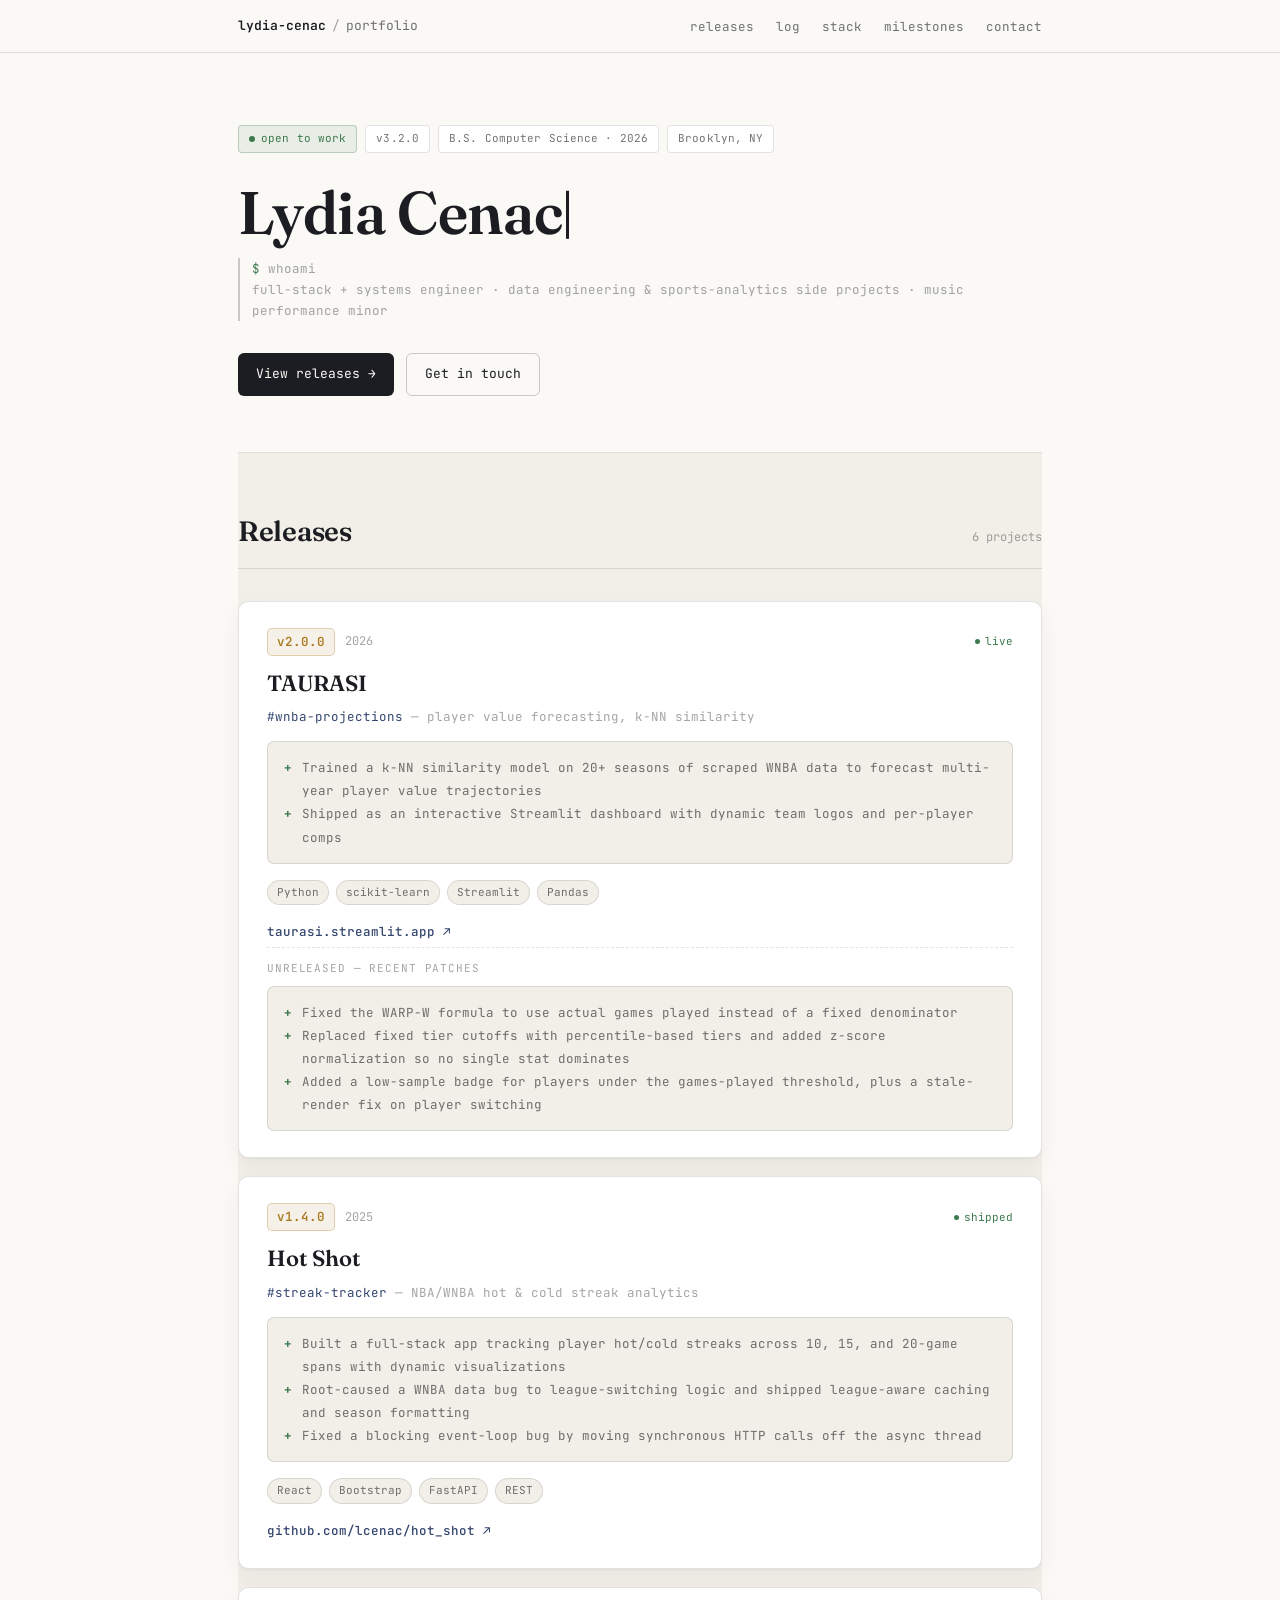
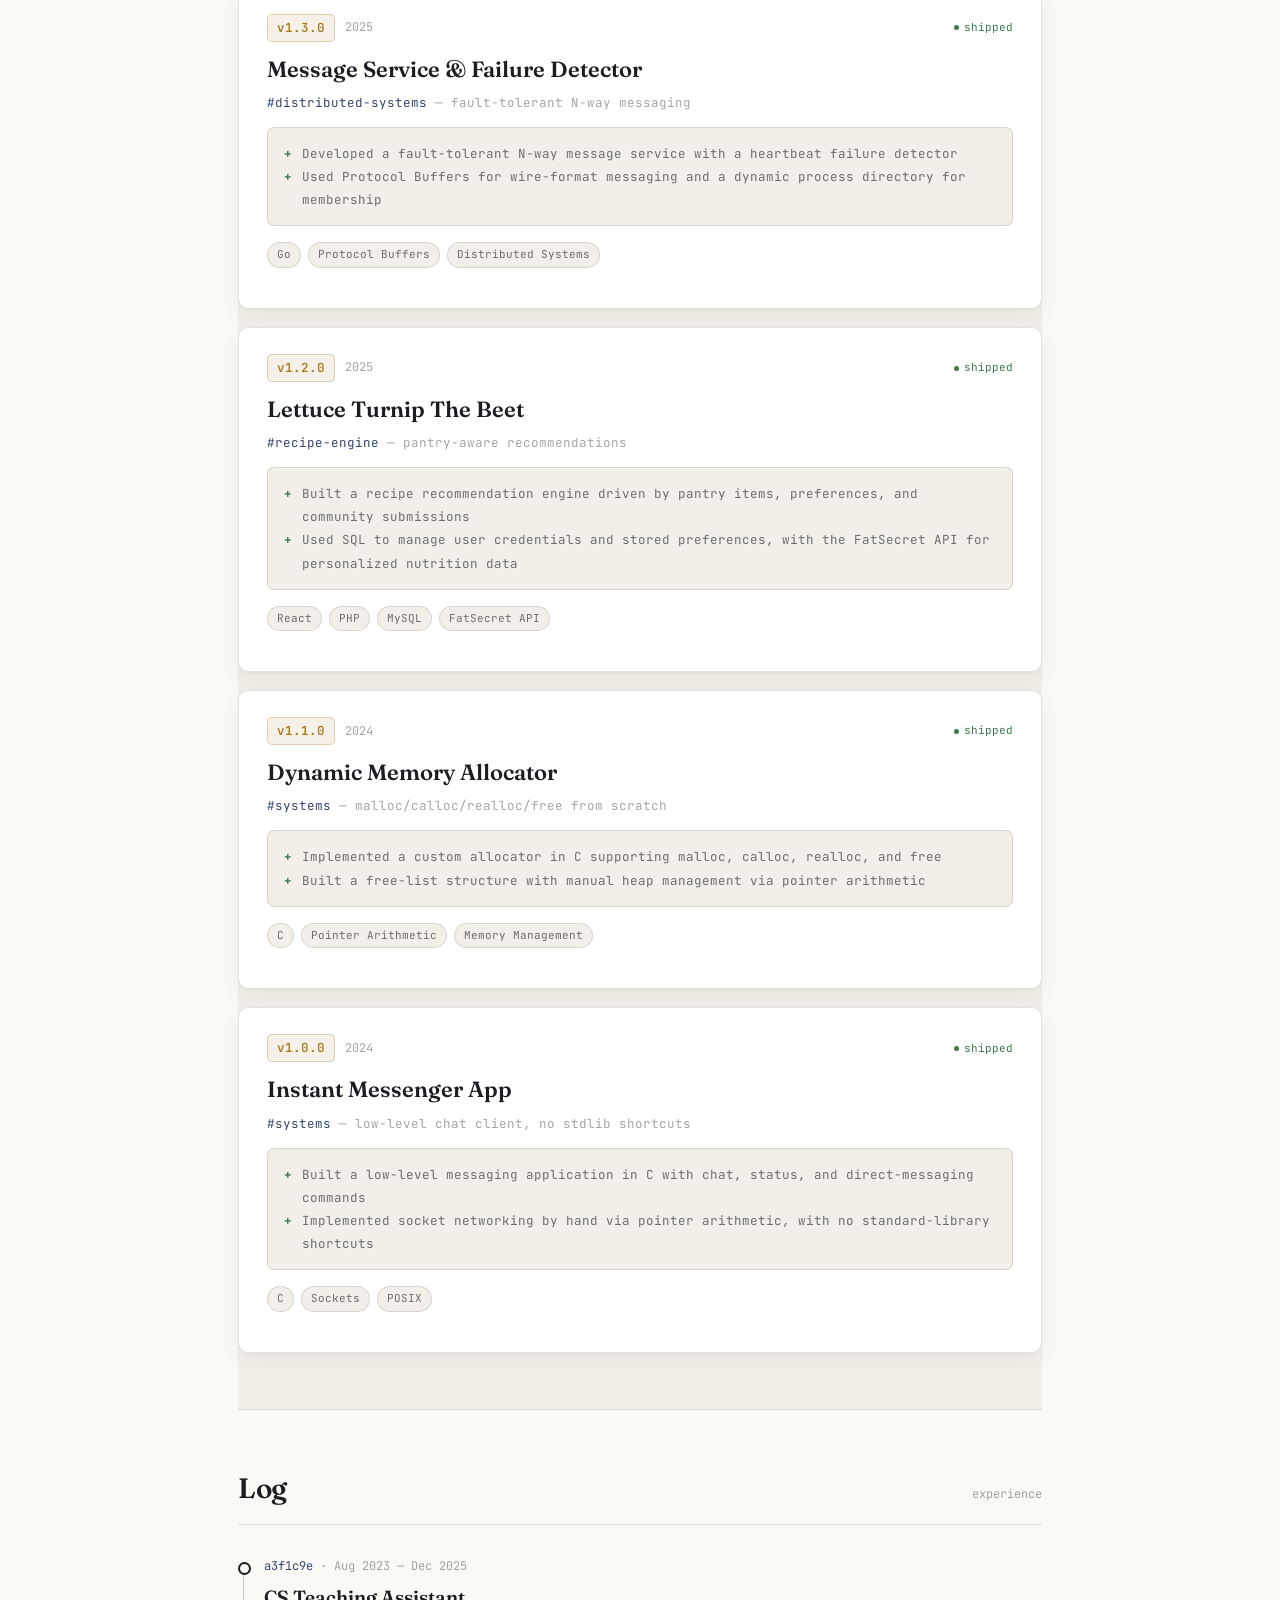
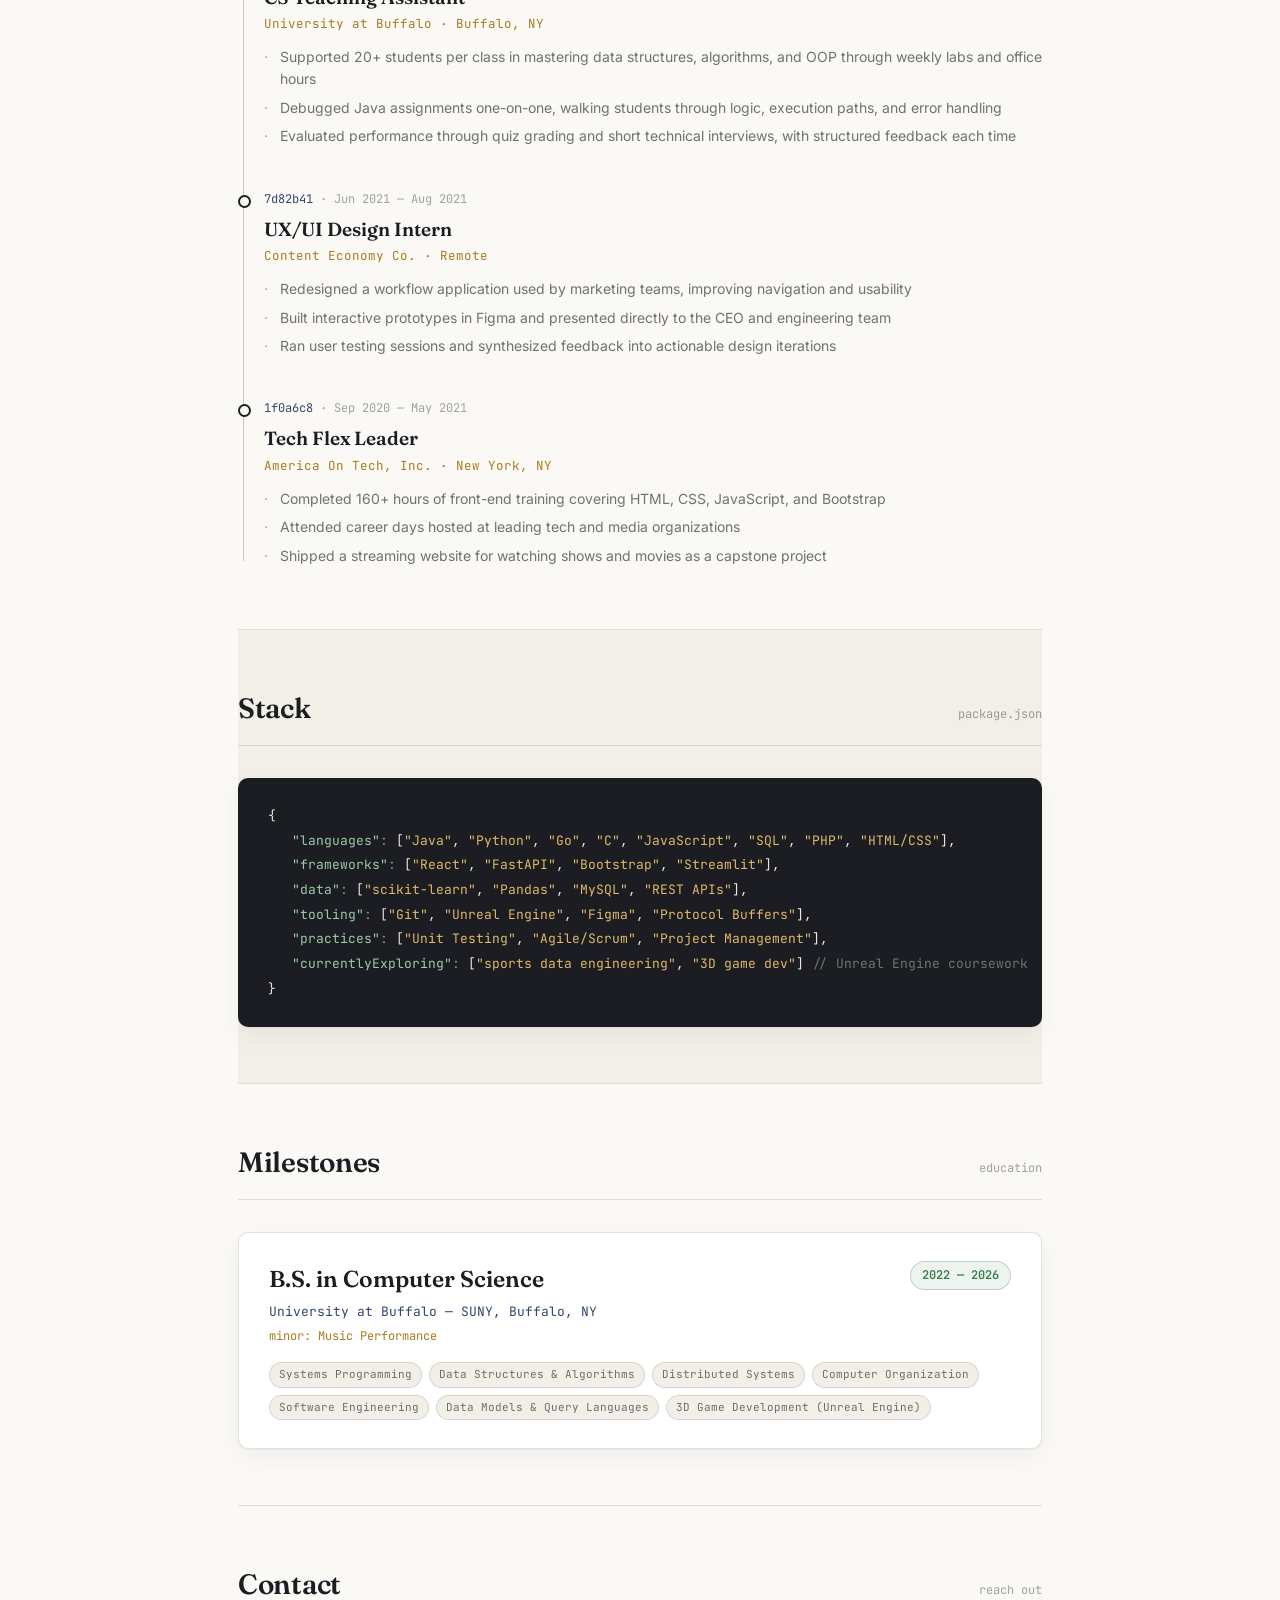
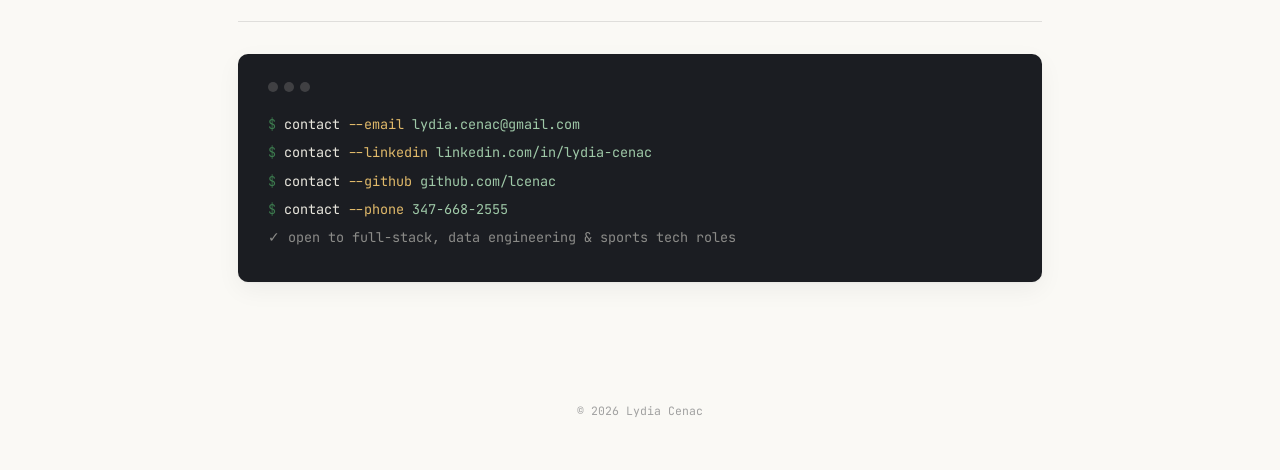
<file: index.html>
<!DOCTYPE html>
<html lang="en">
<head>
<meta charset="UTF-8">
<meta name="viewport" content="width=device-width, initial-scale=1.0">
<title>lydia-cenac — portfolio</title>
<link rel="preconnect" href="https://fonts.googleapis.com">
<link href="https://fonts.googleapis.com/css2?family=Fraunces:opsz,wght@9..144,400;9..144,500;9..144,600;9..144,700&family=Inter:wght@400;500;600&family=JetBrains+Mono:wght@400;500;600&display=swap" rel="stylesheet">
<style>
  :root {
    --bg: #FAF9F5;
    --bg-alt: #F1EFE7;
    --card: #FFFFFF;
    --ink: #1B1D22;
    --ink-soft: rgba(27,29,34,0.62);
    --ink-faint: rgba(27,29,34,0.40);
    --line: rgba(27,29,34,0.12);
    --line-strong: rgba(27,29,34,0.22);
    --green: #3C7A4E;
    --green-bg: rgba(60,122,78,0.09);
    --green-line: rgba(60,122,78,0.28);
    --red: #B14B3F;
    --red-bg: rgba(177,75,63,0.08);
    --gold: #A97A1F;
    --gold-bg: rgba(169,122,31,0.10);
    --link: #33456E;
    --shadow: 0 1px 2px rgba(27,29,34,0.04), 0 8px 24px rgba(27,29,34,0.05);
  }

  * { box-sizing: border-box; margin: 0; padding: 0; }

  html { scroll-behavior: smooth; }

  body {
    background: var(--bg);
    color: var(--ink);
    font-family: 'Inter', sans-serif;
    font-size: 15px;
    line-height: 1.6;
  }

  ::selection { background: var(--green-bg); color: var(--ink); }

  a { color: var(--link); }

  .mono { font-family: 'JetBrains Mono', monospace; }

  .wrap {
    max-width: 860px;
    margin: 0 auto;
    padding: 0 28px;
  }

  /* ---------- top bar ---------- */
  .topbar {
    border-bottom: 1px solid var(--line);
    background: rgba(250,249,245,0.9);
    backdrop-filter: blur(6px);
    position: sticky;
    top: 0;
    z-index: 50;
  }
  .topbar-inner {
    max-width: 860px;
    margin: 0 auto;
    padding: 14px 28px;
    display: flex;
    align-items: center;
    justify-content: space-between;
  }
  .repo-path {
    font-family: 'JetBrains Mono', monospace;
    font-size: 13px;
    color: var(--ink-soft);
    display: flex;
    align-items: center;
    gap: 6px;
  }
  .repo-path b { color: var(--ink); font-weight: 600; }
  .repo-path .sep { color: var(--ink-faint); }
  .topnav {
    display: flex;
    gap: 22px;
    list-style: none;
  }
  .topnav a {
    font-family: 'JetBrains Mono', monospace;
    font-size: 12.5px;
    text-decoration: none;
    color: var(--ink-soft);
    transition: color .15s;
  }
  .topnav a:hover { color: var(--ink); }

  /* ---------- hero ---------- */
  #hero { padding: 72px 0 56px; }
  .badge-row {
    display: flex;
    flex-wrap: wrap;
    gap: 8px;
    margin-bottom: 28px;
  }
  .badge {
    font-family: 'JetBrains Mono', monospace;
    font-size: 11px;
    letter-spacing: 0.01em;
    padding: 4px 10px;
    border-radius: 4px;
    border: 1px solid var(--line);
    color: var(--ink-soft);
    display: inline-flex;
    align-items: center;
    gap: 6px;
    background: var(--card);
  }
  .badge.green { color: var(--green); border-color: var(--green-line); background: var(--green-bg); }
  .badge .dot { width: 6px; height: 6px; border-radius: 50%; background: var(--green); }

  .hero-title {
    font-family: 'Fraunces', serif;
    font-optical-sizing: auto;
    font-weight: 600;
    font-size: clamp(40px, 6.2vw, 60px);
    letter-spacing: -0.01em;
    line-height: 1.05;
    margin-bottom: 14px;
  }
  .hero-title .cursor-blink {
    display: inline-block;
    width: 3px;
    background: var(--ink);
    margin-left: 4px;
    animation: blink 1.1s step-end infinite;
    height: 0.8em;
    transform: translateY(0.08em);
  }
  @keyframes blink { 50% { opacity: 0; } }

  .hero-tagline {
    font-size: 17px;
    color: var(--ink-soft);
    max-width: 560px;
    margin-bottom: 26px;
  }
  .hero-tagline em { font-style: normal; color: var(--ink); border-bottom: 1.5px solid var(--gold); }

  .hero-note {
    font-family: 'JetBrains Mono', monospace;
    font-size: 12.5px;
    color: var(--ink-faint);
    border-left: 2px solid var(--line-strong);
    padding-left: 12px;
    margin-bottom: 32px;
    line-height: 1.7;
  }
  .hero-note .c { color: var(--green); }

  .hero-cta { display: flex; gap: 12px; flex-wrap: wrap; }
  .btn {
    font-family: 'JetBrains Mono', monospace;
    font-size: 13px;
    text-decoration: none;
    padding: 10px 18px;
    border-radius: 6px;
    display: inline-flex;
    align-items: center;
    gap: 8px;
    transition: transform .12s, box-shadow .12s;
  }
  .btn:hover { transform: translateY(-1px); }
  .btn-solid { background: var(--ink); color: var(--bg); }
  .btn-solid:hover { box-shadow: 0 6px 16px rgba(27,29,34,0.18); }
  .btn-outline { border: 1px solid var(--line-strong); color: var(--ink); }
  .btn-outline:hover { border-color: var(--ink); }

  /* ---------- section shared ---------- */
  section { padding: 56px 0; }
  .section-head {
    display: flex;
    align-items: baseline;
    justify-content: space-between;
    margin-bottom: 32px;
    border-bottom: 1px solid var(--line);
    padding-bottom: 14px;
  }
  .section-tag {
    font-family: 'JetBrains Mono', monospace;
    font-size: 12px;
    color: var(--ink-faint);
  }
  .section-title {
    font-family: 'Fraunces', serif;
    font-weight: 600;
    font-size: 28px;
    letter-spacing: -0.01em;
  }
  .divider { height: 1px; background: var(--line); }

  /* ---------- releases (projects) ---------- */
  #releases { background: var(--bg-alt); }
  .release {
    background: var(--card);
    border: 1px solid var(--line);
    border-radius: 10px;
    padding: 26px 28px;
    margin-bottom: 18px;
    box-shadow: var(--shadow);
  }
  .release:last-child { margin-bottom: 0; }
  .release-top {
    display: flex;
    align-items: center;
    justify-content: space-between;
    gap: 12px;
    flex-wrap: wrap;
    margin-bottom: 10px;
  }
  .release-tag-group { display: flex; align-items: center; gap: 10px; flex-wrap: wrap; }
  .version-tag {
    font-family: 'JetBrains Mono', monospace;
    font-size: 12.5px;
    font-weight: 600;
    color: var(--gold);
    background: var(--gold-bg);
    border: 1px solid rgba(169,122,31,0.3);
    padding: 3px 9px;
    border-radius: 5px;
  }
  .release-date {
    font-family: 'JetBrains Mono', monospace;
    font-size: 12px;
    color: var(--ink-faint);
  }
  .release-status {
    font-family: 'JetBrains Mono', monospace;
    font-size: 11px;
    color: var(--green);
    display: inline-flex;
    align-items: center;
    gap: 5px;
  }
  .release-status .dot { width: 5px; height: 5px; border-radius: 50%; background: var(--green); }

  .release-title {
    font-family: 'Fraunces', serif;
    font-weight: 600;
    font-size: 22px;
    margin-bottom: 6px;
  }
  .release-commit {
    font-family: 'JetBrains Mono', monospace;
    font-size: 12.5px;
    color: var(--ink-faint);
    margin-bottom: 14px;
  }
  .release-commit .hash { color: var(--link); }

  .diff {
    background: var(--bg-alt);
    border: 1px solid var(--line);
    border-radius: 7px;
    padding: 14px 16px;
    margin-bottom: 16px;
  }
  .diff-line {
    font-family: 'JetBrains Mono', monospace;
    font-size: 12.5px;
    line-height: 1.85;
    color: var(--ink-soft);
    display: flex;
    gap: 10px;
  }
  .diff-line .plus { color: var(--green); font-weight: 600; flex-shrink: 0; }

  .release-stack { display: flex; flex-wrap: wrap; gap: 7px; margin-bottom: 14px; }
  .pill {
    font-family: 'JetBrains Mono', monospace;
    font-size: 11px;
    color: var(--ink-soft);
    border: 1px solid var(--line);
    padding: 3px 9px;
    border-radius: 20px;
    background: var(--bg-alt);
  }
  .release-link {
    font-family: 'JetBrains Mono', monospace;
    font-size: 12.5px;
    font-weight: 500;
    text-decoration: none;
    color: var(--link);
    display: inline-flex;
    align-items: center;
    gap: 6px;
  }
  .release-link:hover { text-decoration: underline; }

  /* nested changelog (TAURASI) */
  .sub-log {
    margin-top: 4px;
    border-top: 1px dashed var(--line);
    padding-top: 12px;
  }
  .sub-log-label {
    font-family: 'JetBrains Mono', monospace;
    font-size: 11px;
    color: var(--ink-faint);
    margin-bottom: 8px;
    text-transform: uppercase;
    letter-spacing: 0.08em;
  }

  /* ---------- changelog (experience) ---------- */
  .log {
    position: relative;
    padding-left: 26px;
  }
  .log::before {
    content: '';
    position: absolute;
    left: 5px; top: 6px; bottom: 6px;
    width: 1px;
    background: var(--line-strong);
  }
  .log-entry { position: relative; padding-bottom: 36px; }
  .log-entry:last-child { padding-bottom: 0; }
  .log-entry::before {
    content: '';
    position: absolute;
    left: -26px; top: 5px;
    width: 9px; height: 9px;
    border-radius: 50%;
    background: var(--bg);
    border: 2px solid var(--ink);
  }
  .log-meta {
    font-family: 'JetBrains Mono', monospace;
    font-size: 12px;
    color: var(--ink-faint);
    margin-bottom: 5px;
  }
  .log-meta .hash { color: var(--link); }
  .log-role {
    font-family: 'Fraunces', serif;
    font-weight: 600;
    font-size: 19px;
    margin-bottom: 2px;
  }
  .log-org {
    font-family: 'JetBrains Mono', monospace;
    font-size: 12.5px;
    color: var(--gold);
    margin-bottom: 12px;
  }
  .log-notes { list-style: none; }
  .log-notes li {
    font-size: 14px;
    color: var(--ink-soft);
    margin-bottom: 6px;
    padding-left: 16px;
    position: relative;
  }
  .log-notes li::before {
    content: '·';
    position: absolute;
    left: 0;
    color: var(--ink-faint);
  }

  /* ---------- package.json (skills) ---------- */
  #stack { background: var(--bg-alt); }
  .json-card {
    background: var(--ink);
    color: #E8E6DD;
    border-radius: 10px;
    padding: 26px 30px;
    font-family: 'JetBrains Mono', monospace;
    font-size: 13px;
    line-height: 1.9;
    box-shadow: var(--shadow);
    overflow-x: auto;
  }
  .json-card .k { color: #9FC9A8; }
  .json-card .s { color: #E0B96A; }
  .json-card .c { color: rgba(232,230,221,0.42); }
  .json-card .punct { color: rgba(232,230,221,0.55); }
  .json-line { white-space: pre; }
  .json-indent { padding-left: 24px; }
  .json-indent2 { padding-left: 48px; }

  /* ---------- milestones (education) ---------- */
  .milestone {
    background: var(--card);
    border: 1px solid var(--line);
    border-radius: 10px;
    padding: 28px 30px;
    box-shadow: var(--shadow);
  }
  .milestone-top {
    display: flex;
    justify-content: space-between;
    align-items: flex-start;
    gap: 20px;
    margin-bottom: 16px;
    flex-wrap: wrap;
  }
  .milestone-deg {
    font-family: 'Fraunces', serif;
    font-weight: 600;
    font-size: 23px;
    margin-bottom: 4px;
  }
  .milestone-school {
    font-family: 'JetBrains Mono', monospace;
    font-size: 13px;
    color: var(--link);
  }
  .milestone-minor {
    font-family: 'JetBrains Mono', monospace;
    font-size: 12px;
    color: var(--gold);
    margin-top: 4px;
  }
  .milestone-tag {
    font-family: 'JetBrains Mono', monospace;
    font-size: 12px;
    font-weight: 600;
    color: var(--green);
    background: var(--green-bg);
    border: 1px solid var(--green-line);
    padding: 4px 11px;
    border-radius: 20px;
    white-space: nowrap;
  }
  .milestone-courses { display: flex; flex-wrap: wrap; gap: 7px; }

  /* ---------- contact ---------- */
  #contact { padding-bottom: 90px; }
  .terminal {
    background: var(--ink);
    border-radius: 10px;
    padding: 28px 30px 30px;
    box-shadow: var(--shadow);
  }
  .terminal-bar { display: flex; gap: 6px; margin-bottom: 18px; }
  .terminal-dot { width: 10px; height: 10px; border-radius: 50%; background: rgba(232,230,221,0.18); }
  .terminal-line {
    font-family: 'JetBrains Mono', monospace;
    font-size: 13.5px;
    color: #E8E6DD;
    line-height: 2.1;
  }
  .terminal-line .prompt { color: var(--green); margin-right: 8px; }
  .terminal-line .flag { color: #E0B96A; }
  .terminal-line a { color: #9FC9A8; text-decoration: none; }
  .terminal-line a:hover { text-decoration: underline; }
  .terminal-out { color: rgba(232,230,221,0.55); }

  footer {
    padding: 30px 0 50px;
    text-align: center;
  }
  footer p {
    font-family: 'JetBrains Mono', monospace;
    font-size: 11.5px;
    color: var(--ink-faint);
  }

  /* scroll reveal */
  .reveal { opacity: 0; transform: translateY(14px); transition: opacity .6s ease, transform .6s ease; }
  .reveal.in { opacity: 1; transform: translateY(0); }

  @media (max-width: 640px) {
    .topnav { display: none; }
    section { padding: 40px 0; }
    .release, .milestone, .json-card, .terminal { padding: 20px; }
  }

  @media (prefers-reduced-motion: reduce) {
    * { animation: none !important; transition: none !important; }
  }
</style>
</head>
<body>

<div class="topbar">
  <div class="topbar-inner">
    <div class="repo-path"><b>lydia-cenac</b><span class="sep">/</span>portfolio</div>
    <ul class="topnav">
      <li><a href="#releases">releases</a></li>
      <li><a href="#log">log</a></li>
      <li><a href="#stack">stack</a></li>
      <li><a href="#milestones">milestones</a></li>
      <li><a href="#contact">contact</a></li>
    </ul>
  </div>
</div>

<div class="wrap">

  <!-- HERO -->
  <section id="hero">
    <div class="badge-row">
      <span class="badge green"><span class="dot"></span>open to work</span>
      <span class="badge">v3.2.0</span>
      <span class="badge">B.S. Computer Science · 2026</span>
      <span class="badge">Brooklyn, NY</span>
    </div>
    <h1 class="hero-title">Lydia Cenac<span class="cursor-blink"></span></h1>
  
    <div class="hero-note">
      <span class="c">$</span> whoami<br>
      full-stack + systems engineer · data engineering &amp; sports-analytics side projects · music performance minor
    </div>
    <div class="hero-cta">
      <a href="#releases" class="btn btn-solid">View releases →</a>
      <a href="mailto:lydia.cenac@gmail.com" class="btn btn-outline">Get in touch</a>
    </div>
  </section>

  <div class="divider"></div>

  <!-- RELEASES / PROJECTS -->
  <section id="releases">
    <div class="section-head">
      <h2 class="section-title">Releases</h2>
      <span class="section-tag">6 projects</span>
    </div>

    <!-- TAURASI -->
    <div class="release reveal">
      <div class="release-top">
        <div class="release-tag-group">
          <span class="version-tag">v2.0.0</span>
          <span class="release-date mono">2026</span>
        </div>
        <span class="release-status"><span class="dot"></span>live</span>
      </div>
      <div class="release-title">TAURASI</div>
      <div class="release-commit mono"><span class="hash">#wnba-projections</span> — player value forecasting, k-NN similarity</div>
      <div class="diff">
        <div class="diff-line"><span class="plus">+</span>Trained a k-NN similarity model on 20+ seasons of scraped WNBA data to forecast multi-year player value trajectories</div>
        <div class="diff-line"><span class="plus">+</span>Shipped as an interactive Streamlit dashboard with dynamic team logos and per-player comps</div>
      </div>
      <div class="release-stack">
        <span class="pill">Python</span>
        <span class="pill">scikit-learn</span>
        <span class="pill">Streamlit</span>
        <span class="pill">Pandas</span>
      </div>
      <a href="https://taurasi.streamlit.app" target="_blank" class="release-link">taurasi.streamlit.app ↗</a>

      <div class="sub-log">
        <div class="sub-log-label">Unreleased — recent patches</div>
        <div class="diff" style="margin-bottom:0;">
          <div class="diff-line"><span class="plus">+</span>Fixed the WARP-W formula to use actual games played instead of a fixed denominator</div>
          <div class="diff-line"><span class="plus">+</span>Replaced fixed tier cutoffs with percentile-based tiers and added z-score normalization so no single stat dominates</div>
          <div class="diff-line"><span class="plus">+</span>Added a low-sample badge for players under the games-played threshold, plus a stale-render fix on player switching</div>
        </div>
      </div>
    </div>

    <!-- HOT SHOT -->
    <div class="release reveal">
      <div class="release-top">
        <div class="release-tag-group">
          <span class="version-tag">v1.4.0</span>
          <span class="release-date mono">2025</span>
        </div>
        <span class="release-status"><span class="dot"></span>shipped</span>
      </div>
      <div class="release-title">Hot Shot</div>
      <div class="release-commit mono"><span class="hash">#streak-tracker</span> — NBA/WNBA hot &amp; cold streak analytics</div>
      <div class="diff">
        <div class="diff-line"><span class="plus">+</span>Built a full-stack app tracking player hot/cold streaks across 10, 15, and 20-game spans with dynamic visualizations</div>
        <div class="diff-line"><span class="plus">+</span>Root-caused a WNBA data bug to league-switching logic and shipped league-aware caching and season formatting</div>
        <div class="diff-line"><span class="plus">+</span>Fixed a blocking event-loop bug by moving synchronous HTTP calls off the async thread</div>
      </div>
      <div class="release-stack">
        <span class="pill">React</span>
        <span class="pill">Bootstrap</span>
        <span class="pill">FastAPI</span>
        <span class="pill">REST</span>
      </div>
      <a href="https://github.com/lcenac/hot_shot" target="_blank" class="release-link">github.com/lcenac/hot_shot ↗</a>
    </div>

    <!-- MESSAGE SERVICE -->
    <div class="release reveal">
      <div class="release-top">
        <div class="release-tag-group">
          <span class="version-tag">v1.3.0</span>
          <span class="release-date mono">2025</span>
        </div>
        <span class="release-status"><span class="dot"></span>shipped</span>
      </div>
      <div class="release-title">Message Service &amp; Failure Detector</div>
      <div class="release-commit mono"><span class="hash">#distributed-systems</span> — fault-tolerant N-way messaging</div>
      <div class="diff">
        <div class="diff-line"><span class="plus">+</span>Developed a fault-tolerant N-way message service with a heartbeat failure detector</div>
        <div class="diff-line"><span class="plus">+</span>Used Protocol Buffers for wire-format messaging and a dynamic process directory for membership</div>
      </div>
      <div class="release-stack">
        <span class="pill">Go</span>
        <span class="pill">Protocol Buffers</span>
        <span class="pill">Distributed Systems</span>
      </div>
    </div>

    <!-- LETTUCE TURNIP -->
    <div class="release reveal">
      <div class="release-top">
        <div class="release-tag-group">
          <span class="version-tag">v1.2.0</span>
          <span class="release-date mono">2025</span>
        </div>
        <span class="release-status"><span class="dot"></span>shipped</span>
      </div>
      <div class="release-title">Lettuce Turnip The Beet</div>
      <div class="release-commit mono"><span class="hash">#recipe-engine</span> — pantry-aware recommendations</div>
      <div class="diff">
        <div class="diff-line"><span class="plus">+</span>Built a recipe recommendation engine driven by pantry items, preferences, and community submissions</div>
        <div class="diff-line"><span class="plus">+</span>Used SQL to manage user credentials and stored preferences, with the FatSecret API for personalized nutrition data</div>
      </div>
      <div class="release-stack">
        <span class="pill">React</span>
        <span class="pill">PHP</span>
        <span class="pill">MySQL</span>
        <span class="pill">FatSecret API</span>
      </div>
    </div>

    <!-- DYNAMIC MEMORY ALLOCATOR -->
    <div class="release reveal">
      <div class="release-top">
        <div class="release-tag-group">
          <span class="version-tag">v1.1.0</span>
          <span class="release-date mono">2024</span>
        </div>
        <span class="release-status"><span class="dot"></span>shipped</span>
      </div>
      <div class="release-title">Dynamic Memory Allocator</div>
      <div class="release-commit mono"><span class="hash">#systems</span> — malloc/calloc/realloc/free from scratch</div>
      <div class="diff">
        <div class="diff-line"><span class="plus">+</span>Implemented a custom allocator in C supporting malloc, calloc, realloc, and free</div>
        <div class="diff-line"><span class="plus">+</span>Built a free-list structure with manual heap management via pointer arithmetic</div>
      </div>
      <div class="release-stack">
        <span class="pill">C</span>
        <span class="pill">Pointer Arithmetic</span>
        <span class="pill">Memory Management</span>
      </div>
    </div>

    <!-- INSTANT MESSENGER -->
    <div class="release reveal">
      <div class="release-top">
        <div class="release-tag-group">
          <span class="version-tag">v1.0.0</span>
          <span class="release-date mono">2024</span>
        </div>
        <span class="release-status"><span class="dot"></span>shipped</span>
      </div>
      <div class="release-title">Instant Messenger App</div>
      <div class="release-commit mono"><span class="hash">#systems</span> — low-level chat client, no stdlib shortcuts</div>
      <div class="diff">
        <div class="diff-line"><span class="plus">+</span>Built a low-level messaging application in C with chat, status, and direct-messaging commands</div>
        <div class="diff-line"><span class="plus">+</span>Implemented socket networking by hand via pointer arithmetic, with no standard-library shortcuts</div>
      </div>
      <div class="release-stack">
        <span class="pill">C</span>
        <span class="pill">Sockets</span>
        <span class="pill">POSIX</span>
      </div>
    </div>

  </section>

  <div class="divider"></div>

  <!-- CHANGELOG / EXPERIENCE -->
  <section id="log">
    <div class="section-head">
      <h2 class="section-title">Log</h2>
      <span class="section-tag">experience</span>
    </div>
    <div class="log">

      <div class="log-entry reveal">
        <div class="log-meta"><span class="hash">a3f1c9e</span> · Aug 2023 — Dec 2025</div>
        <div class="log-role">CS Teaching Assistant</div>
        <div class="log-org">University at Buffalo · Buffalo, NY</div>
        <ul class="log-notes">
          <li>Supported 20+ students per class in mastering data structures, algorithms, and OOP through weekly labs and office hours</li>
          <li>Debugged Java assignments one-on-one, walking students through logic, execution paths, and error handling</li>
          <li>Evaluated performance through quiz grading and short technical interviews, with structured feedback each time</li>
        </ul>
      </div>

      <div class="log-entry reveal">
        <div class="log-meta"><span class="hash">7d82b41</span> · Jun 2021 — Aug 2021</div>
        <div class="log-role">UX/UI Design Intern</div>
        <div class="log-org">Content Economy Co. · Remote</div>
        <ul class="log-notes">
          <li>Redesigned a workflow application used by marketing teams, improving navigation and usability</li>
          <li>Built interactive prototypes in Figma and presented directly to the CEO and engineering team</li>
          <li>Ran user testing sessions and synthesized feedback into actionable design iterations</li>
        </ul>
      </div>

      <div class="log-entry reveal">
        <div class="log-meta"><span class="hash">1f0a6c8</span> · Sep 2020 — May 2021</div>
        <div class="log-role">Tech Flex Leader</div>
        <div class="log-org">America On Tech, Inc. · New York, NY</div>
        <ul class="log-notes">
          <li>Completed 160+ hours of front-end training covering HTML, CSS, JavaScript, and Bootstrap</li>
          <li>Attended career days hosted at leading tech and media organizations</li>
          <li>Shipped a streaming website for watching shows and movies as a capstone project</li>
        </ul>
      </div>

    </div>
  </section>

  <div class="divider"></div>

  <!-- STACK / SKILLS -->
  <section id="stack">
    <div class="section-head">
      <h2 class="section-title">Stack</h2>
      <span class="section-tag">package.json</span>
    </div>
    <div class="json-card">
      <div class="json-line">{</div>
      <div class="json-line json-indent"><span class="k">"languages"</span><span class="punct">:</span> [<span class="s">"Java"</span>, <span class="s">"Python"</span>, <span class="s">"Go"</span>, <span class="s">"C"</span>, <span class="s">"JavaScript"</span>, <span class="s">"SQL"</span>, <span class="s">"PHP"</span>, <span class="s">"HTML/CSS"</span>],</div>
      <div class="json-line json-indent"><span class="k">"frameworks"</span><span class="punct">:</span> [<span class="s">"React"</span>, <span class="s">"FastAPI"</span>, <span class="s">"Bootstrap"</span>, <span class="s">"Streamlit"</span>],</div>
      <div class="json-line json-indent"><span class="k">"data"</span><span class="punct">:</span> [<span class="s">"scikit-learn"</span>, <span class="s">"Pandas"</span>, <span class="s">"MySQL"</span>, <span class="s">"REST APIs"</span>],</div>
      <div class="json-line json-indent"><span class="k">"tooling"</span><span class="punct">:</span> [<span class="s">"Git"</span>, <span class="s">"Unreal Engine"</span>, <span class="s">"Figma"</span>, <span class="s">"Protocol Buffers"</span>],</div>
      <div class="json-line json-indent"><span class="k">"practices"</span><span class="punct">:</span> [<span class="s">"Unit Testing"</span>, <span class="s">"Agile/Scrum"</span>, <span class="s">"Project Management"</span>],</div>
      <div class="json-line json-indent"><span class="k">"currentlyExploring"</span><span class="punct">:</span> [<span class="s">"sports data engineering"</span>, <span class="s">"3D game dev"</span>] <span class="c">// Unreal Engine coursework</span></div>
      <div class="json-line">}</div>
    </div>
  </section>

  <div class="divider"></div>

  <!-- MILESTONES / EDUCATION -->
  <section id="milestones">
    <div class="section-head">
      <h2 class="section-title">Milestones</h2>
      <span class="section-tag">education</span>
    </div>
    <div class="milestone reveal">
      <div class="milestone-top">
        <div>
          <div class="milestone-deg">B.S. in Computer Science</div>
          <div class="milestone-school">University at Buffalo — SUNY, Buffalo, NY</div>
          <div class="milestone-minor">minor: Music Performance</div>
        </div>
        <span class="milestone-tag">2022 — 2026</span>
      </div>
      <div class="milestone-courses">
        <span class="pill">Systems Programming</span>
        <span class="pill">Data Structures &amp; Algorithms</span>
        <span class="pill">Distributed Systems</span>
        <span class="pill">Computer Organization</span>
        <span class="pill">Software Engineering</span>
        <span class="pill">Data Models &amp; Query Languages</span>
        <span class="pill">3D Game Development (Unreal Engine)</span>
      </div>
    </div>
  </section>

  <div class="divider"></div>

  <!-- CONTACT -->
  <section id="contact">
    <div class="section-head">
      <h2 class="section-title">Contact</h2>
      <span class="section-tag">reach out</span>
    </div>
    <div class="terminal reveal">
      <div class="terminal-bar">
        <div class="terminal-dot"></div><div class="terminal-dot"></div><div class="terminal-dot"></div>
      </div>
      <div class="terminal-line"><span class="prompt">$</span>contact <span class="flag">--email</span> <a href="mailto:lydia.cenac@gmail.com">lydia.cenac@gmail.com</a></div>
      <div class="terminal-line"><span class="prompt">$</span>contact <span class="flag">--linkedin</span> <a href="https://www.linkedin.com/in/lydia-cenac-02b60b1b2/" target="_blank">linkedin.com/in/lydia-cenac</a></div>
      <div class="terminal-line"><span class="prompt">$</span>contact <span class="flag">--github</span> <a href="https://github.com/lcenac" target="_blank">github.com/lcenac</a></div>
      <div class="terminal-line"><span class="prompt">$</span>contact <span class="flag">--phone</span> <a href="tel:3476682555">347-668-2555</a></div>
      <div class="terminal-line terminal-out">✓ open to full-stack, data engineering &amp; sports tech roles</div>
    </div>
  </section>

</div>

<footer>
  <p>© 2026 Lydia Cenac</p>
</footer>

<script>
  const reveals = document.querySelectorAll('.reveal');
  const io = new IntersectionObserver((entries) => {
    entries.forEach((entry, i) => {
      if (entry.isIntersecting) {
        setTimeout(() => entry.target.classList.add('in'), i % 6 * 60);
        io.unobserve(entry.target);
      }
    });
  }, { threshold: 0.1 });
  reveals.forEach(el => io.observe(el));
</script>

</body>
</html>
</file>
